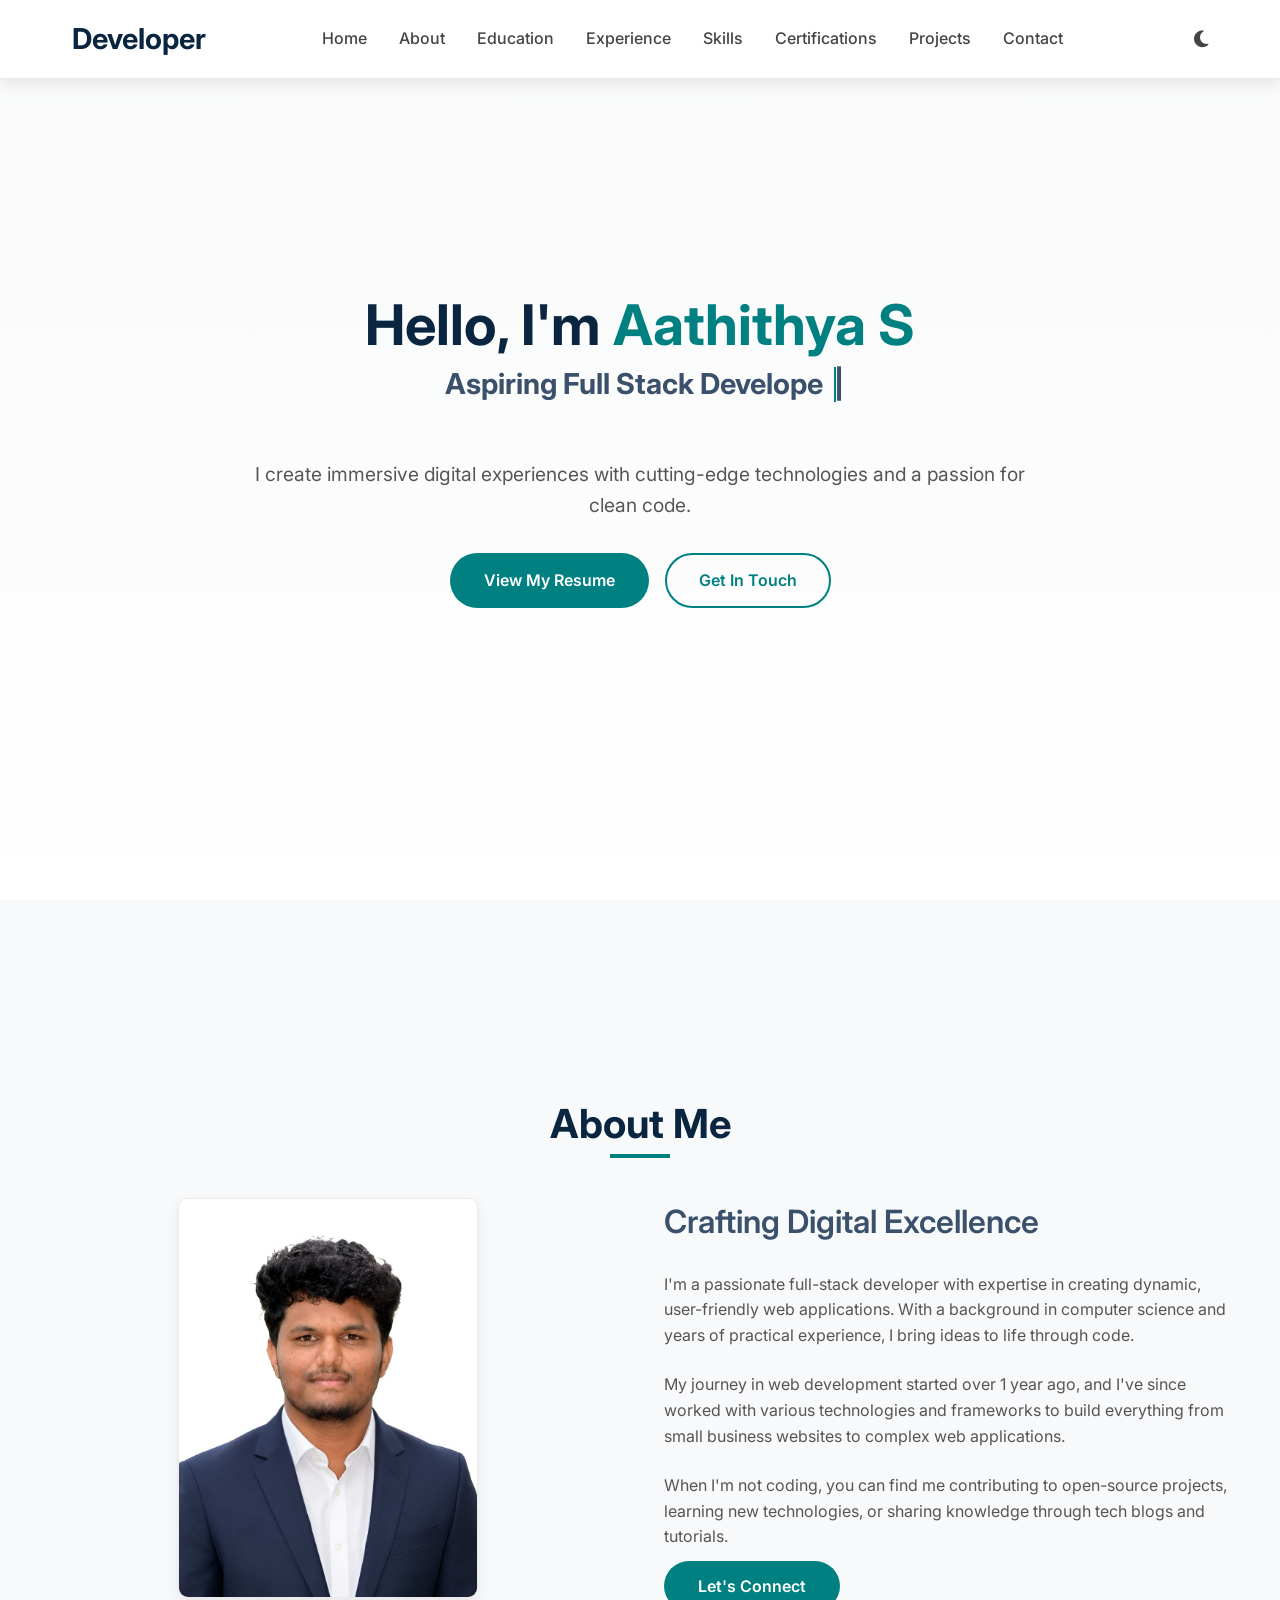
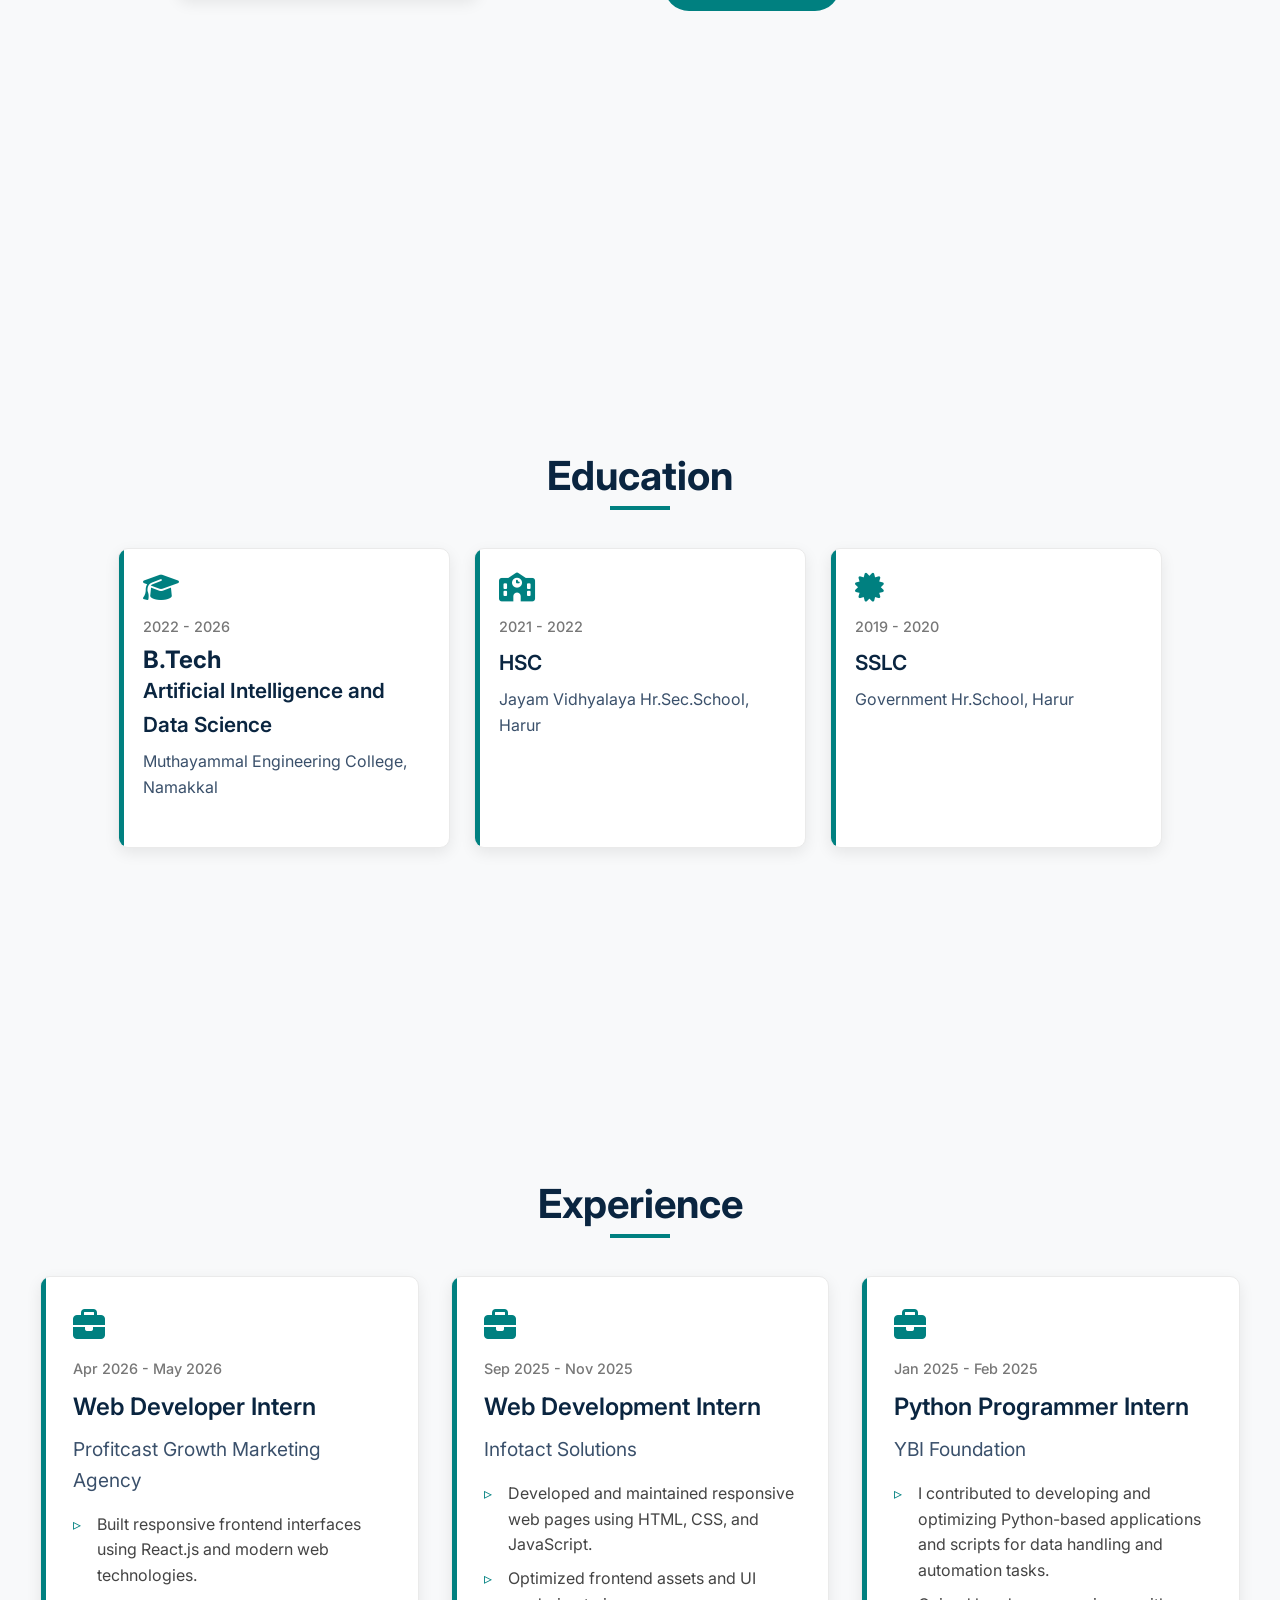
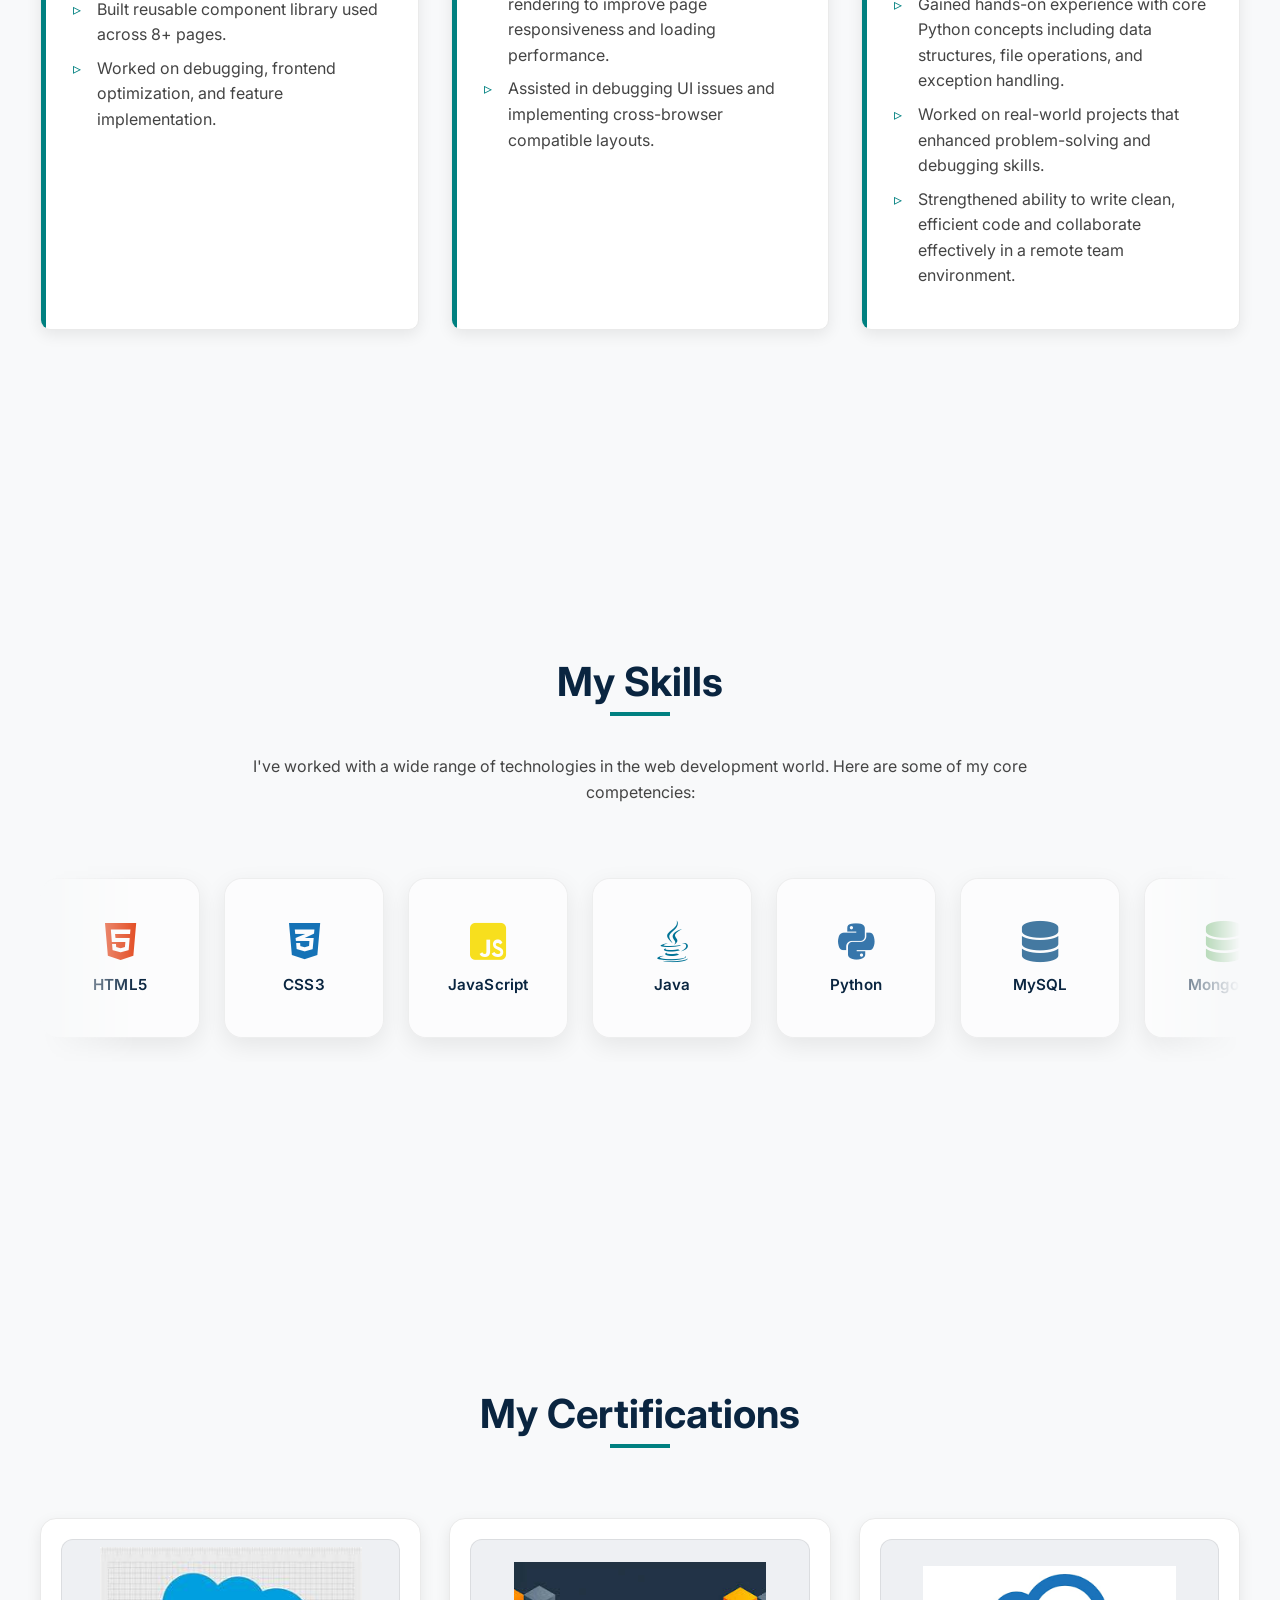
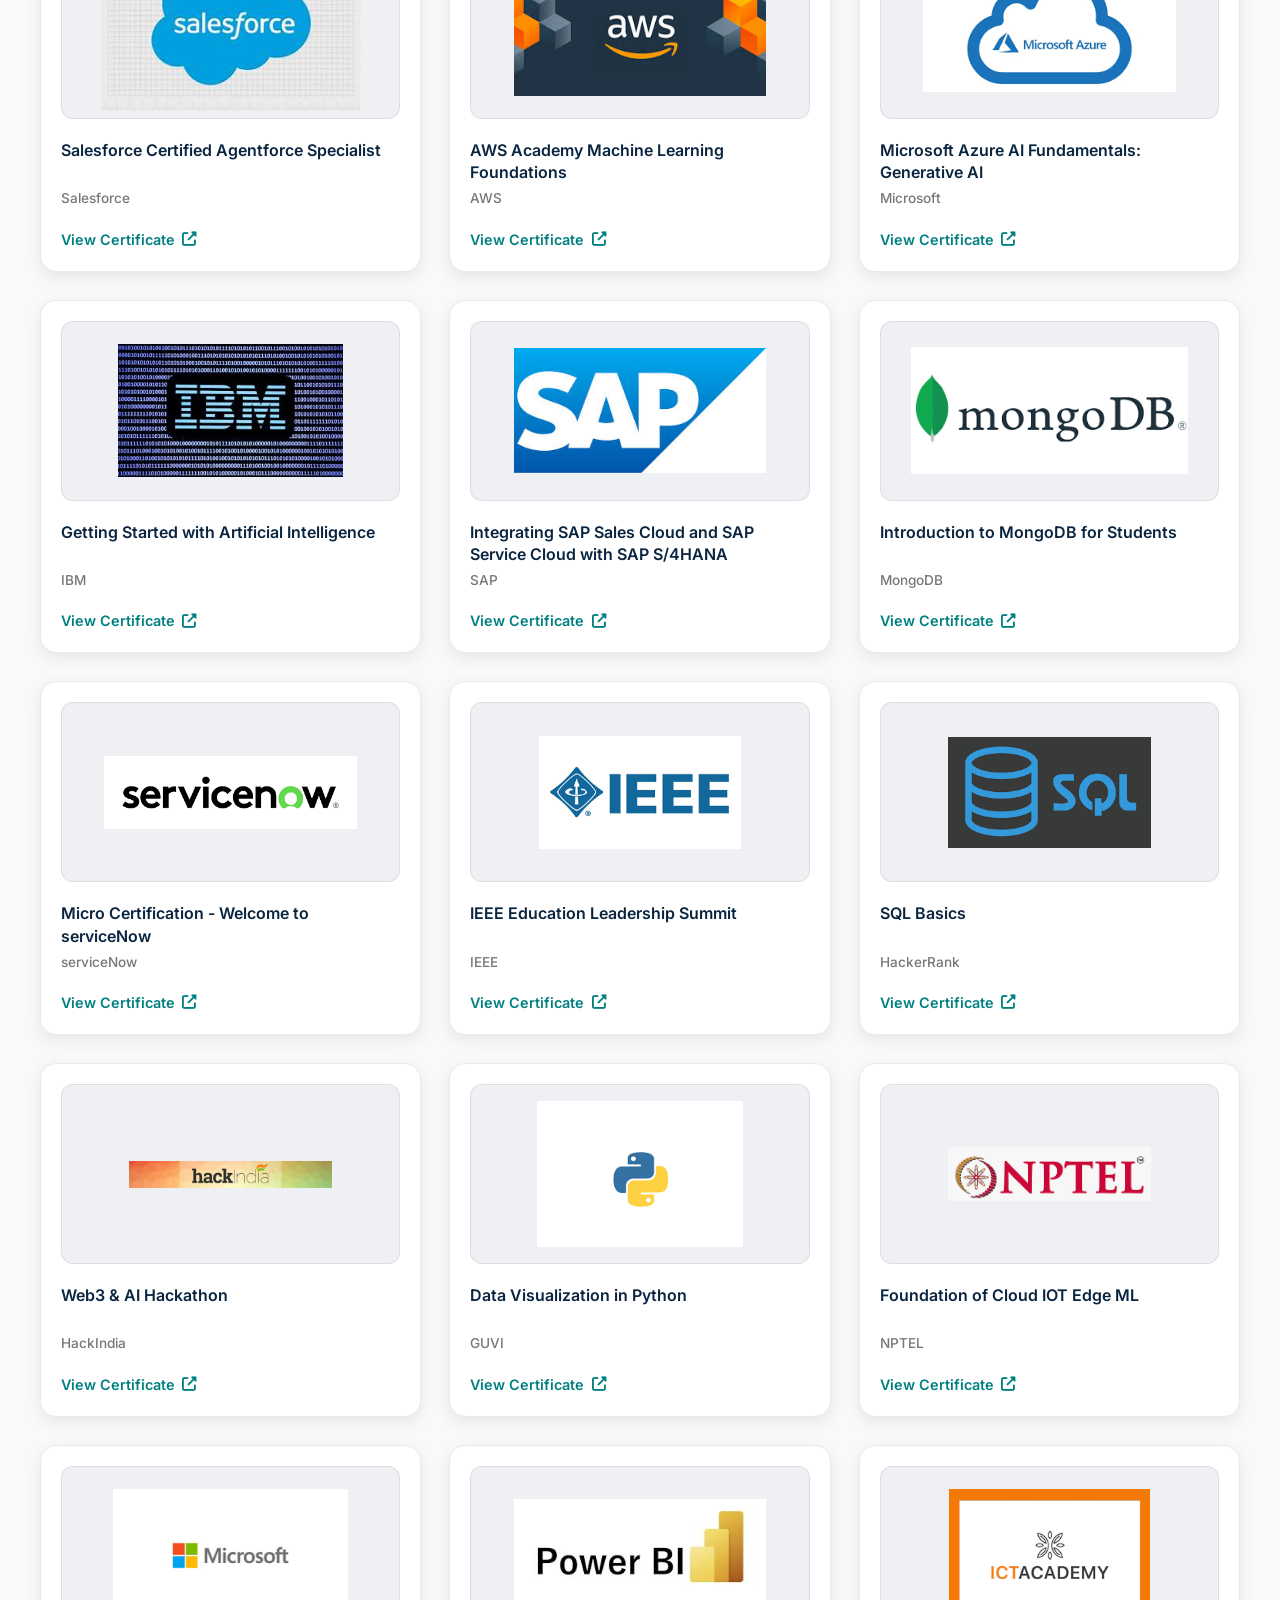
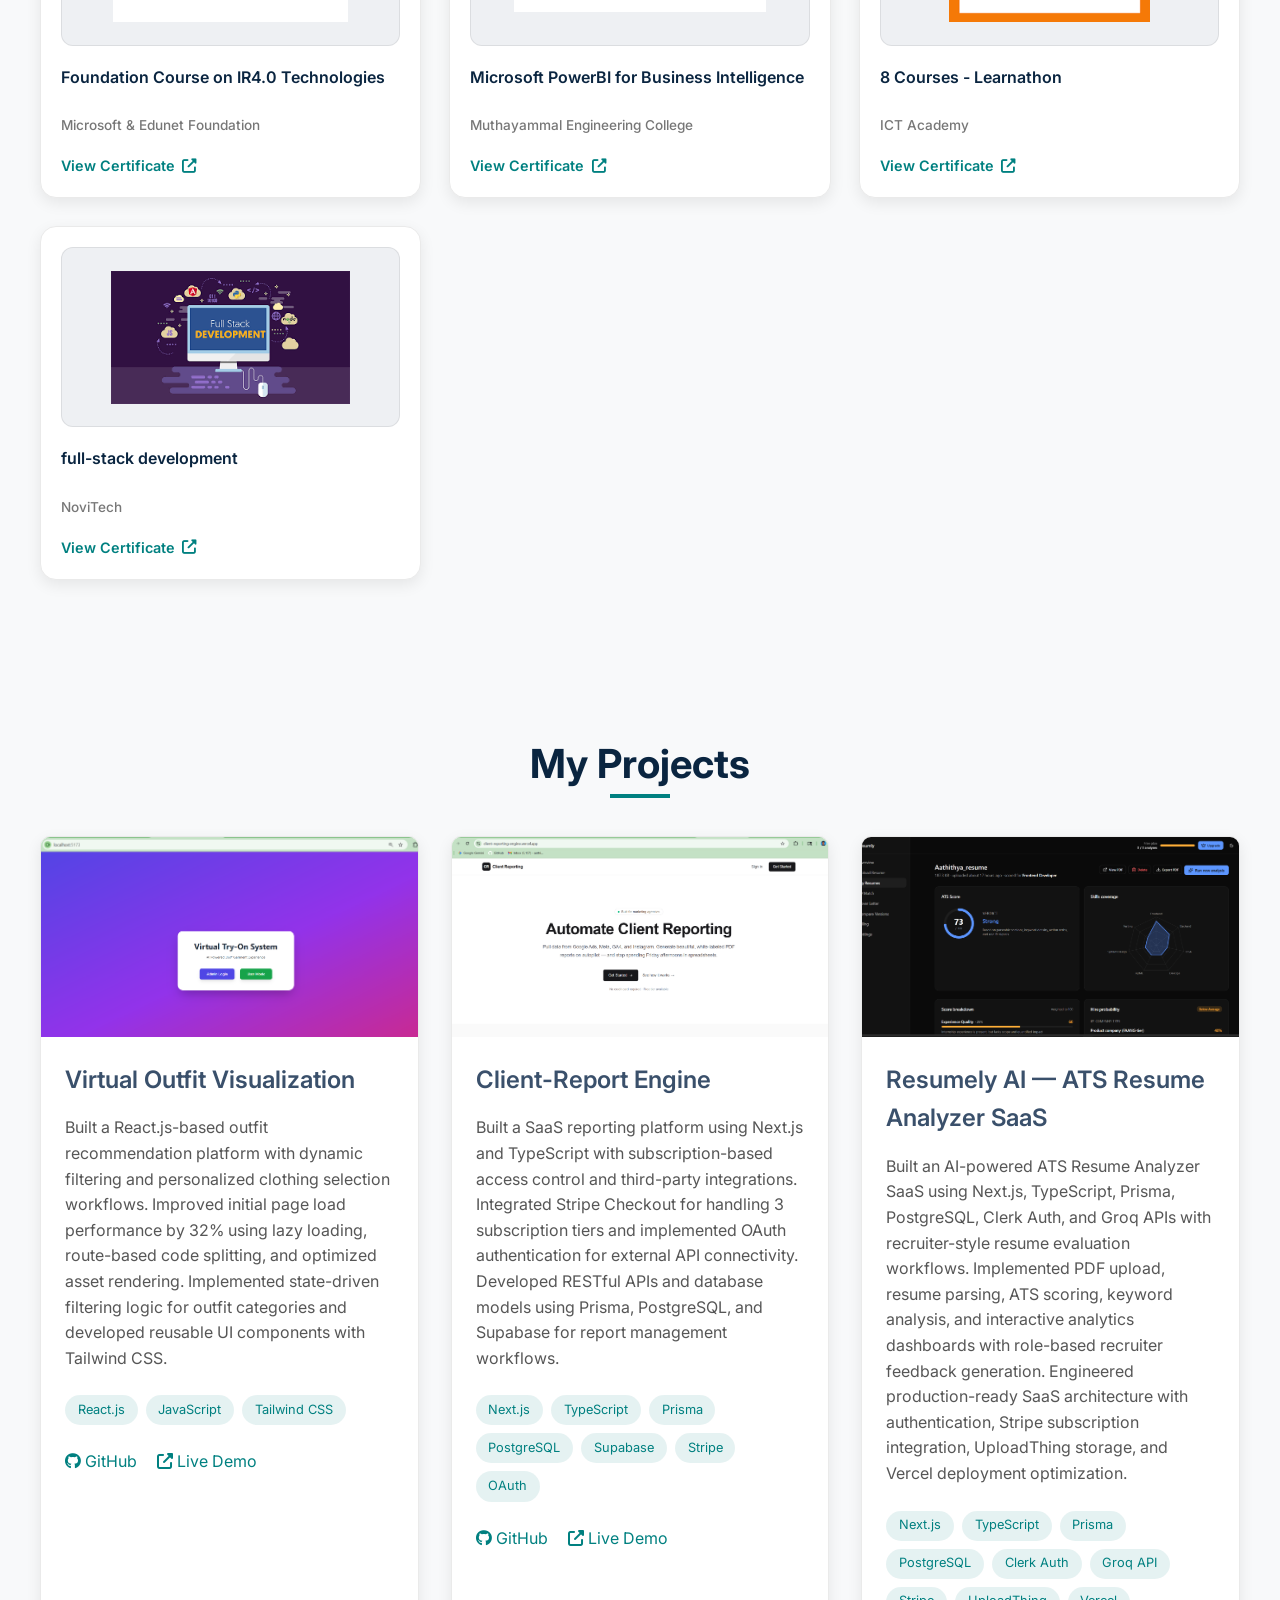
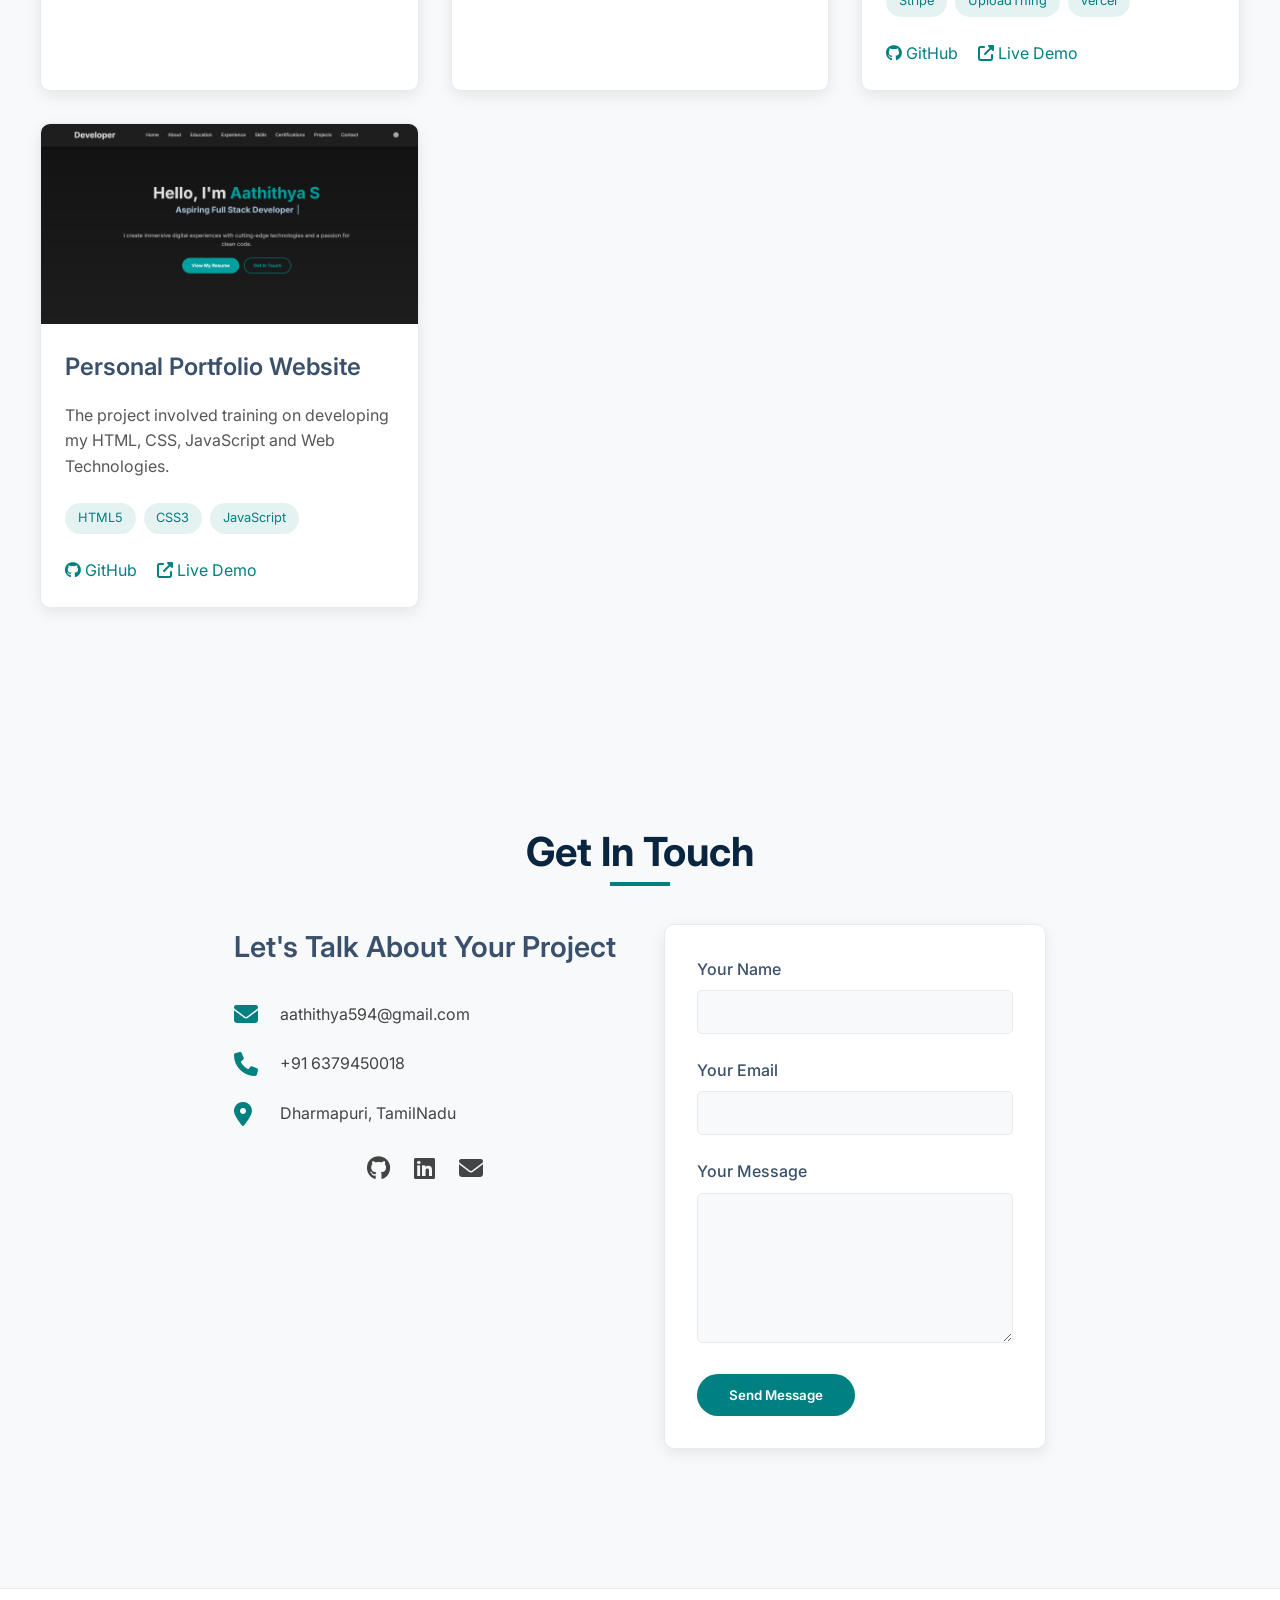
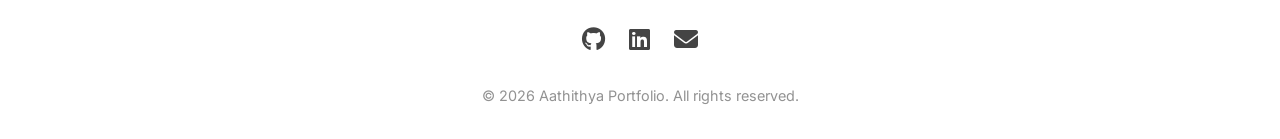
<file: index.html>
<!DOCTYPE html>
<html lang="en">
<head>
    <meta charset="UTF-8">
    <meta name="viewport" content="width=device-width, initial-scale=1.0, viewport-fit=cover">
    <meta name="description" content="Aathithya S — Full Stack Developer & AI enthusiast. Portfolio of web development projects, internships, certifications and skills.">
    <meta name="author" content="Aathithya S">
    <meta name="theme-color" content="#008080">
    <meta property="og:title" content="Aathithya S — Portfolio">
    <meta property="og:description" content="Full Stack Developer & AI enthusiast. Projects, internships, certifications and skills.">
    <meta property="og:type" content="website">
    <title>Aathithya Portfolio</title>
    <link rel="stylesheet" href="https://cdnjs.cloudflare.com/ajax/libs/font-awesome/6.4.0/css/all.min.css">
    <link href="https://fonts.googleapis.com/css2?family=Inter:wght@300;400;500;600;700&display=swap" rel="stylesheet">
    <link rel="stylesheet" href="style.css?v=mobilefirst10">
</head>
<body>
    <!-- Navigation -->
    <nav>
        <div class="nav-container">
            <div class="logo">Developer</div>
            <div class="nav-links">
                <a href="#home">Home</a>
                <a href="#about">About</a>
                <a href="#education">Education</a>
                <a href="#experience">Experience</a>
                <a href="#skills">Skills</a>
                <a href="#certifications">Certifications</a>
                <a href="#projects">Projects</a>
                <a href="#contact">Contact</a>
            </div>
            <button class="theme-toggle" id="themeToggle">
                <i class="fas fa-moon"></i>
            </button>
            <div class="hamburger" role="button" tabindex="0" aria-label="Toggle navigation menu" aria-expanded="false">
                <span></span>
                <span></span>
                <span></span>
            </div>
        </div>
    </nav>

    <!-- Home Section -->
    <section id="home">
        <div class="container">
            <div class="hero-content">
                <h1 class="hero-title">Hello, I'm <span>Aathithya S</span></h1>
                
                <!-- Dynamic subtitle -->
                <h2 class="hero-subtitle">
                    <span id="typing-text"></span>
                    <span class="cursor">|</span>
                </h2>

                <p class="hero-description">
                    I create immersive digital experiences with cutting-edge technologies and a passion for clean code.
                </p>
                <div class="cta-buttons">
                    <a href="Aathithya_Resume.pdf" target="_blank" rel="noopener noreferrer" class="btn btn-primary">View My Resume</a>
                    <a href="#contact" class="btn btn-secondary">Get In Touch</a>
                </div>
            </div>
        </div>
    </section>

    <!-- About Section -->
    <section id="about">
        <div class="container">
            <h2 class="section-title">About Me</h2>
            <div class="about-content">
                <div class="about-image">
                    <img src="myself.png" alt="Photo of Aathithya S" loading="lazy" decoding="async">
                </div>
                <div class="about-text">
                    <h3>Crafting Digital Excellence</h3>
                    <p>I'm a passionate full-stack developer with expertise in creating dynamic, user-friendly web applications. With a background in computer science and years of practical experience, I bring ideas to life through code.</p>
                    <p>My journey in web development started over 1 year ago, and I've since worked with various technologies and frameworks to build everything from small business websites to complex web applications.</p>
                    <p>When I'm not coding, you can find me contributing to open-source projects, learning new technologies, or sharing knowledge through tech blogs and tutorials.</p>
                    <a href="#contact" class="btn btn-primary">Let's Connect</a>
                </div>
            </div>
        </div>
    </section>

    <!-- Education Section -->
    <section id="education">
        <div class="container">
            <h2 class="section-title">Education</h2>
            <div class="education-container">
                <div class="education-card">
                    <i class="fas fa-graduation-cap education-icon"></i>
                    <div class="education-date">2022 - 2026</div>
                    <h2>B.Tech</h2>
                    <h3 class="education-degree">Artificial Intelligence and Data Science</h3>
                    <div class="education-institution">Muthayammal Engineering College, Namakkal</div>
                    <ul class="education-details">
                        <li>CGPA: 7.6/10</li>
                    </ul>
                </div>
                
                <div class="education-card">
                    <i class="fas fa-school education-icon"></i>
                    <div class="education-date">2021 - 2022</div>
                    <h3 class="education-degree">HSC</h3>
                    <div class="education-institution">Jayam Vidhyalaya Hr.Sec.School, Harur</div>
                    <ul class="education-details">
                        <li>Percentage: 76.3%</li>
                    </ul>
                </div>
                
                <div class="education-card">
                    <i class="fas fa-certificate education-icon"></i>
                    <div class="education-date">2019 - 2020</div>
                    <h3 class="education-degree">SSLC</h3>
                    <div class="education-institution">Government Hr.School, Harur</div>
                    <ul class="education-details">
                        <li>Percentage: 73.6%</li>
                    </ul>
                </div>
            </div>
        </div>
    </section>

        <!-- Experience Section -->
    <section id="experience">
        <div class="container">
            <h2 class="section-title">Experience</h2>
            <div class="experience-container">
                <div class="experience-card">
                    <i class="fas fa-briefcase experience-icon"></i>
                    <div class="experience-date">Apr 2026 - May 2026</div>
                    <h3 class="experience-role">Web Developer Intern</h3>
                    <div class="experience-company">Profitcast Growth Marketing Agency</div>
                    <ul class="experience-description">
                        <li>Built responsive frontend interfaces using React.js and modern web technologies.</li>
                        <li>Built reusable component library used across 8+ pages.</li>
                        <li>Worked on debugging, frontend optimization, and feature implementation.</li>
                    </ul>
                </div>

                <div class="experience-card">
                    <i class="fas fa-briefcase experience-icon"></i>
                    <div class="experience-date">Sep 2025 - Nov 2025</div>
                    <h3 class="experience-role">Web Development Intern</h3>
                    <div class="experience-company">Infotact Solutions</div>
                    <ul class="experience-description">
                        <li>Developed and maintained responsive web pages using HTML, CSS, and JavaScript.</li>
                        <li>Optimized frontend assets and UI rendering to improve page responsiveness and loading performance.</li>
                        <li>Assisted in debugging UI issues and implementing cross-browser compatible layouts.</li>
                    </ul>
                </div>

                <div class="experience-card">
                    <i class="fas fa-briefcase experience-icon"></i>
                    <div class="experience-date">Jan 2025 - Feb 2025</div>
                    <h3 class="experience-role">Python Programmer Intern</h3>
                    <div class="experience-company">YBI Foundation</div>
                    <ul class="experience-description">
                        <li>I contributed to developing and optimizing Python-based applications and scripts for data handling and automation tasks.</li>
                        <li>Gained hands-on experience with core Python concepts including data structures, file operations, and exception handling.</li>
                        <li>Worked on real-world projects that enhanced problem-solving and debugging skills.</li>
                        <li>Strengthened ability to write clean, efficient code and collaborate effectively in a remote team environment.</li>
                    </ul>
                </div>
            </div>
        </div>
    </section>

    
    <!-- Skills Section -->
    <section id="skills">
        <div class="container">
            <h2 class="section-title">My Skills</h2>
            <div class="skills-intro">
                <p>I've worked with a wide range of technologies in the web development world. Here are some of my core competencies:</p>
            </div>
            
            <div class="skills-container">
                <div class="skills-marquee" id="skillsMarquee">
                    <div class="skills-track">
                        <!-- Set 1 -->
                        <div class="skill-box">
                            <i class="fab fa-html5 skill-icon html5"></i>
                            <span class="skill-name">HTML5</span>
                        </div>
                        <div class="skill-box">
                            <i class="fab fa-css3-alt skill-icon css3"></i>
                            <span class="skill-name">CSS3</span>
                        </div>
                        <div class="skill-box">
                            <i class="fab fa-js-square skill-icon js"></i>
                            <span class="skill-name">JavaScript</span>
                        </div>
                        <div class="skill-box">
                            <i class="fab fa-java skill-icon java"></i>
                            <span class="skill-name">Java</span>
                        </div>
                        <div class="skill-box">
                            <i class="fab fa-python skill-icon python"></i>
                            <span class="skill-name">Python</span>
                        </div>
                        <div class="skill-box">
                            <i class="fas fa-database skill-icon mysql"></i>
                            <span class="skill-name">MySQL</span>
                        </div>
                        <div class="skill-box">
                            <i class="fas fa-database skill-icon mongodb"></i>
                            <span class="skill-name">MongoDB</span>
                        </div>
                        <div class="skill-box">
                            <i class="fab fa-react skill-icon react"></i>
                            <span class="skill-name">React</span>
                        </div>
                        <div class="skill-box">
                            <i class="fab fa-git-alt skill-icon git"></i>
                            <span class="skill-name">Git & GitHub</span>
                        </div>
                        <!-- Set 2 (duplicated for seamless infinite loop) -->
                        <div class="skill-box" aria-hidden="true">
                            <i class="fab fa-html5 skill-icon html5"></i>
                            <span class="skill-name">HTML5</span>
                        </div>
                        <div class="skill-box" aria-hidden="true">
                            <i class="fab fa-css3-alt skill-icon css3"></i>
                            <span class="skill-name">CSS3</span>
                        </div>
                        <div class="skill-box" aria-hidden="true">
                            <i class="fab fa-js-square skill-icon js"></i>
                            <span class="skill-name">JavaScript</span>
                        </div>
                        <div class="skill-box" aria-hidden="true">
                            <i class="fab fa-java skill-icon java"></i>
                            <span class="skill-name">Java</span>
                        </div>
                        <div class="skill-box" aria-hidden="true">
                            <i class="fab fa-python skill-icon python"></i>
                            <span class="skill-name">Python</span>
                        </div>
                        <div class="skill-box" aria-hidden="true">
                            <i class="fas fa-database skill-icon mysql"></i>
                            <span class="skill-name">MySQL</span>
                        </div>
                        <div class="skill-box" aria-hidden="true">
                            <i class="fas fa-database skill-icon mongodb"></i>
                            <span class="skill-name">MongoDB</span>
                        </div>
                        <div class="skill-box" aria-hidden="true">
                            <i class="fab fa-react skill-icon react"></i>
                            <span class="skill-name">React</span>
                        </div>
                        <div class="skill-box" aria-hidden="true">
                            <i class="fab fa-git-alt skill-icon git"></i>
                            <span class="skill-name">Git & GitHub</span>
                        </div>
                    </div>
                </div>
            </div>
        </div>
    </section>

    <!-- Certifications Section -->
        <section id="certifications">
        <div class="container">
            <h2 class="section-title neon-text-blue">My Certifications</h2>
            <div class="certifications-grid">

                <div class="certification-card">
                    <div class="certification-image">
                        <img src="salesforce logo.jpeg" alt="Salesforce Certified Agentforce Specialist">
                    </div>
                    <div class="certification-info">
                        <h3>Salesforce Certified Agentforce Specialist</h3>
                        <div class="certification-issuer">Salesforce</div>
                        <a href="Microsoft Azure AI.pdf" class="certification-link">View Certificate <i class="fas fa-external-link-alt"></i></a>
                    </div>
                </div>
                
                <div class="certification-card">
                    <div class="certification-image">
                        <img src="aws logo.jpg" alt="AWS Academy Machine Learning Foundations">
                    </div>
                    <div class="certification-info">
                        <h3>AWS Academy Machine Learning Foundations</h3>
                        <div class="certification-issuer">AWS</div>
                        <a href="AWS_Academy_Graduate___AWS_Academy_Machine_Learning_Foundations_Badge20240906-7-l4icwp.pdf" class="certification-link">View Certificate <i class="fas fa-external-link-alt"></i></a>
                    </div>
                </div>
                
                <div class="certification-card">
                    <div class="certification-image">
                        <img src="microsoft logo.png" alt="Microsoft Azure AI Certificate">
                    </div>
                    <div class="certification-info">
                        <h3>Microsoft Azure AI Fundamentals: Generative AI</h3>
                        <div class="certification-issuer">Microsoft</div>
                        <a href="Microsoft Azure AI.pdf" class="certification-link">View Certificate <i class="fas fa-external-link-alt"></i></a>
                    </div>
                </div>
                
                <div    class="certification-card">
                    <div class="certification-image">
                        <img    src="ibm logo.png" alt="Getting Started with Artificial Intelligence">
                    </div>
                    <div class="certification-info">
                        <h3>Getting Started with Artificial Intelligence</h3>
                        <div class="certification-issuer">IBM</div>
                        <a href="IBM Certificate.pdf" class="certification-link">View Certificate <i class="fas fa-external-link-alt"></i></a>
                    </div>
                </div>

                <div class="certification-card">
                    <div class="certification-image">
                        <img src="sap logo.jpg" alt="Integrating SAP Sales Cloud and SAP Service Cloud with SAP S/4HANA">
                    </div>
                    <div class="certification-info">
                        <h3>Integrating SAP Sales Cloud and SAP Service Cloud with SAP S/4HANA</h3>
                        <div class="certification-issuer">SAP</div>
                        <a href="SAP Certificate.pdf" class="certification-link">View Certificate <i class="fas fa-external-link-alt"></i></a>
                    </div>
                </div>

                <div class="certification-card">
                    <div class="certification-image">
                        <img src="mongodb logo.png" alt="Introduction to MongoDB for Students">
                    </div>
                    <div class="certification-info">
                        <h3>Introduction to MongoDB for Students</h3>
                        <div class="certification-issuer">MongoDB</div>
                        <a href="MongoDB Certificate.pdf" class="certification-link">View Certificate <i class="fas fa-external-link-alt"></i></a>
                    </div>
                </div>

                 <div class="certification-card">
                    <div  class="certification-image">
                        <img  src="servicenow logo.jpg" alt="Micro Certification - Welcome to serviceNow">
                    </div>
                    <div class="certification-info">
                        <h3>Micro Certification - Welcome to serviceNow</h3>
                        <div class="certification-issuer">serviceNow</div>
                        <a href="servicenow micrp.png" class="certification-link">View Certificate <i class="fas fa-external-link-alt"></i></a>
                    </div>
                </div>

                  <div class="certification-card">
                    <div class="certification-image">
                        <img src="ieee logo.png" alt="IEEE Education Leadership Summit">
                    </div>
                    <div class="certification-info">
                        <h3>IEEE Education Leadership Summit</h3>
                        <div class="certification-issuer">IEEE</div>
                        <a href="ieee.jpg" class="certification-link">View Certificate <i class="fas fa-external-link-alt"></i></a>
                    </div>
                </div>

                <div class="certification-card">
                    <div class="certification-image">
                        <img src="sql logo.png" alt="SQL Basics">
                    </div>
                    <div class="certification-info">
                        <h3>SQL Basics</h3>
                        <div class="certification-issuer">HackerRank</div>
                        <a href="sql_basic certificate.pdf" class="certification-link">View Certificate <i class="fas fa-external-link-alt"></i></a>
                    </div>
                </div>

                 <div class="certification-card">
                    <div class="certification-image">
                        <img src="hackindia logo.jpg" alt="Web3 & AI Hackathon">
                    </div>
                    <div class="certification-info">
                        <h3>Web3 & AI Hackathon</h3>
                        <div class="certification-issuer">HackIndia</div>
                        <a href="hackindia.png" class="certification-link">View Certificate <i class="fas fa-external-link-alt"></i></a>
                    </div>
                </div>

                 <div class="certification-card">
                    <div class="certification-image">
                        <img src="python logo.png" alt="Data Visualization in Python">
                    </div>
                    <div class="certification-info">
                        <h3>Data Visualization in Python</h3>
                        <div class="certification-issuer">GUVI</div>
                        <a href="guvi certificate.png" class="certification-link">View Certificate <i class="fas fa-external-link-alt"></i></a>
                    </div>
                </div>

                <div class="certification-card">
                    <div class="certification-image">
                        <img src="nptel logo.png" alt="Foundation of Cloud IOT Edge ML">
                    </div>
                    <div class="certification-info">
                        <h3>Foundation of Cloud IOT Edge ML</h3>
                        <div class="certification-issuer">NPTEL</div>
                        <a href="nptel.png" class="certification-link">View Certificate <i class="fas fa-external-link-alt"></i></a>
                    </div>
                </div>

                 <div class="certification-card">
                    <div class="certification-image">
                        <img src="microsoft logo1.png" alt="Foundation Course on IR4.0 Technologies">
                    </div>
                    <div class="certification-info">
                        <h3>Foundation Course on IR4.0 Technologies</h3>
                        <div class="certification-issuer">Microsoft & Edunet Foundation</div>
                        <a href="techsaksham.png" class="certification-link">View Certificate <i class="fas fa-external-link-alt"></i></a>
                    </div>
                </div>

                 <div class="certification-card">
                    <div class="certification-image">
                        <img src="powerbi logo.jpg" alt="Microsoft PowerBI for Business Intelligence">
                    </div>
                    <div class="certification-info">
                        <h3>Microsoft PowerBI for Business Intelligence</h3>
                        <div class="certification-issuer">Muthayammal Engineering College</div>
                        <a href="powerbi work.png" class="certification-link">View Certificate <i class="fas fa-external-link-alt"></i></a>
                    </div>
                </div>

                 <div class="certification-card">
                    <div class="certification-image">
                        <img src="ict logo.jpg" alt="8 Courses - Learnathon">
                    </div>
                    <div class="certification-info">
                        <h3>8 Courses - Learnathon</h3>
                        <div class="certification-issuer">ICT Academy</div>
                        <a href="learnathon cert.png" class="certification-link">View Certificate <i class="fas fa-external-link-alt"></i></a>
                    </div>
                </div>

                 <div class="certification-card">
                    <div class="certification-image">
                        <img src="fullstack.png" alt="FullStack development">
                    </div>
                    <div class="certification-info">
                        <h3>full-stack development</h3>
                        <div class="certification-issuer">NoviTech</div>
                        <a href="NoviTech FullStack Certificate.png" class="certification-link">View Certificate <i class="fas fa-external-link-alt"></i></a>
                    </div>
                </div>
            </div>
        </div>
    </section>

    <!-- Projects Section -->
    <section id="projects">
        <div class="container">
            <h2 class="section-title">My Projects</h2>
            <div class="projects-grid">
                <div class="project-card">
                    <div class="project-image">
                        <img src="virtual-outfit.png" alt="Virtual Outfit Visualization" loading="lazy" decoding="async">
                    </div>
                    <div class="project-info">
                        <h3>Virtual Outfit Visualization</h3>
                        <p>Built a React.js-based outfit recommendation platform with dynamic filtering and personalized clothing selection workflows. Improved initial page load performance by 32% using lazy loading, route-based code splitting, and optimized asset rendering. Implemented state-driven filtering logic for outfit categories and developed reusable UI components with Tailwind CSS.</p>
                        <div class="project-tech">
                            <span class="tech-tag">React.js</span>
                            <span class="tech-tag">JavaScript</span>
                            <span class="tech-tag">Tailwind CSS</span>
                        </div>
                        <div class="project-links">
                            <a href="https://github.com/aathi2004/virtual-tryon-ai" target="_blank" rel="noopener noreferrer"><i class="fab fa-github"></i> GitHub</a>
                            <a href="https://virtual-outfit-ai.vercel.app/" target="_blank" rel="noopener noreferrer"><i class="fas fa-external-link-alt"></i> Live Demo</a>
                        </div>
                    </div>
                </div>

                <div class="project-card">
                    <div class="project-image">
                        <img src="client-report.png" alt="Client-Report Engine" loading="lazy" decoding="async">
                    </div>
                    <div class="project-info">
                        <h3>Client-Report Engine</h3>
                        <p>Built a SaaS reporting platform using Next.js and TypeScript with subscription-based access control and third-party integrations. Integrated Stripe Checkout for handling 3 subscription tiers and implemented OAuth authentication for external API connectivity. Developed RESTful APIs and database models using Prisma, PostgreSQL, and Supabase for report management workflows.</p>
                        <div class="project-tech">
                            <span class="tech-tag">Next.js</span>
                            <span class="tech-tag">TypeScript</span>
                            <span class="tech-tag">Prisma</span>
                            <span class="tech-tag">PostgreSQL</span>
                            <span class="tech-tag">Supabase</span>
                            <span class="tech-tag">Stripe</span>
                            <span class="tech-tag">OAuth</span>
                        </div>
                        <div class="project-links">
                            <a href="https://github.com/aathi2004/client-report" target="_blank" rel="noopener noreferrer"><i class="fab fa-github"></i> GitHub</a>
                            <a href="https://client-reporting-engine.vercel.app/" target="_blank" rel="noopener noreferrer"><i class="fas fa-external-link-alt"></i> Live Demo</a>
                        </div>
                    </div>
                </div>

                <div class="project-card">
                    <div class="project-image">
                        <img src="resumely.png" alt="Resumely AI — ATS Resume Analyzer SaaS" loading="lazy" decoding="async">
                    </div>
                    <div class="project-info">
                        <h3>Resumely AI — ATS Resume Analyzer SaaS</h3>
                        <p>Built an AI-powered ATS Resume Analyzer SaaS using Next.js, TypeScript, Prisma, PostgreSQL, Clerk Auth, and Groq APIs with recruiter-style resume evaluation workflows. Implemented PDF upload, resume parsing, ATS scoring, keyword analysis, and interactive analytics dashboards with role-based recruiter feedback generation. Engineered production-ready SaaS architecture with authentication, Stripe subscription integration, UploadThing storage, and Vercel deployment optimization.</p>
                        <div class="project-tech">
                            <span class="tech-tag">Next.js</span>
                            <span class="tech-tag">TypeScript</span>
                            <span class="tech-tag">Prisma</span>
                            <span class="tech-tag">PostgreSQL</span>
                            <span class="tech-tag">Clerk Auth</span>
                            <span class="tech-tag">Groq API</span>
                            <span class="tech-tag">Stripe</span>
                            <span class="tech-tag">UploadThing</span>
                            <span class="tech-tag">Vercel</span>
                        </div>
                        <div class="project-links">
                            <a href="https://github.com/aathi2004/AI-Resume-Analyzer" target="_blank" rel="noopener noreferrer"><i class="fab fa-github"></i> GitHub</a>
                            <a href="https://resumly-ai.vercel.app/" target="_blank" rel="noopener noreferrer"><i class="fas fa-external-link-alt"></i> Live Demo</a>
                        </div>
                    </div>
                </div>

                <div class="project-card">
                    <div class="project-image">
                        <img src="portfolio image.png" alt="Personal Portfolio Website" loading="lazy" decoding="async">
                    </div>
                    <div class="project-info">
                        <h3>Personal Portfolio Website</h3>
                        <p>The project involved training on developing my HTML, CSS, JavaScript and Web Technologies.</p>
                        <div class="project-tech">
                            <span class="tech-tag">HTML5</span>
                            <span class="tech-tag">CSS3</span>
                            <span class="tech-tag">JavaScript</span>
                        </div>
                        <div class="project-links">
                            <a href="https://github.com/aathi2004/AathithyaPortfolio" target="_blank" rel="noopener noreferrer"><i class="fab fa-github"></i> GitHub</a>
                            <a href="https://aathithya-webs.netlify.app/" target="_blank" rel="noopener noreferrer"><i class="fas fa-external-link-alt"></i> Live Demo</a>
                        </div>
                    </div>
                </div>
            </div>
        </div>
    </section>

    <!-- Contact Section -->
    <section id="contact">
        <div class="container">
            <h2 class="section-title">Get In Touch</h2>
            <div class="contact-container">
                <div class="contact-info">
                    <h3>Let's Talk About Your Project</h3>
                    <ul class="contact-details">
                        <li>
                            <i class="fas fa-envelope"></i>
                            <span>aathithya594@gmail.com</span>
                        </li>
                        <li>
                            <i class="fas fa-phone"></i>
                            <span>+91 6379450018</span>
                        </li>
                        <li>
                            <i class="fas fa-map-marker-alt"></i>
                            <span>Dharmapuri, TamilNadu</span>
                        </li>
                    </ul>
                    <div class="social-links">
                        <a href="https://github.com/aathi2004"><i class="fab fa-github"></i></a>
                        <a href="https://www.linkedin.com/in/aathithya102004/"><i class="fab fa-linkedin"></i></a>
                        <a href="mailto:aathithya594@gmail.com"><i class="fas fa-envelope"></i></a>
                    </div>
                </div>
                <div class="contact-form">
                    <form id="contactForm">
                        <div class="form-group">
                            <label for="name">Your Name</label>
                            <input type="text" id="name" required>
                        </div>
                        <div class="form-group">
                            <label for="email">Your Email</label>
                            <input type="email" id="email" required>
                        </div>
                        <div class="form-group">
                            <label for="message">Your Message</label>
                            <textarea id="message" required></textarea>
                        </div>
                        <button type="submit" class="submit-btn">Send Message</button>
                    </form>
                </div>
            </div>
        </div>
    </section>

    <!-- Footer -->
    <footer>
        <div class="container">
            <div class="social-links">
                <a href="https://github.com/aathi2004"><i class="fab fa-github"></i></a>
                <a href="https://www.linkedin.com/in/aathithya102004/"><i class="fab fa-linkedin"></i></a>
                <a href="mailto:aathithya594@gmail.com"><i class="fas fa-envelope"></i></a>
            </div>
            <p class="copyright">&copy; 2026 Aathithya Portfolio. All rights reserved.</p>
        </div>
    </footer>

    <script src="script.js?v=responsive2"></script>
</body>
</html>
</file>
<file: style.css>
/* ======================================================================
   Mobile-first stylesheet.
   Base rules below target small phones; `min-width` media queries near the
   bottom progressively enhance the layout for tablets and desktops.
   Breakpoints:  >=481px small tablets   >=769px tablets/laptops
                 >=1025px desktops       (+ a landscape/short-screen tweak)
   ====================================================================== */

:root {
    --heading-color: #0A2540;
    --subheading-color: #3A506B;
    --body-text: #444444;
    --muted-text: #777777;
    --accent-color: #008080;
    --bg-color: #f8f9fa;
    --card-bg: #ffffff;
    --border-color: #eaeaea;
    --shadow: 0 5px 15px rgba(0, 0, 0, 0.08);
    --transition: all 0.3s ease;
}

.dark-mode {
    --heading-color: #e0e0e0;
    --subheading-color: #a8c0d6;
    --body-text: #cccccc;
    --muted-text: #888888;
    --accent-color: #00a0a0;
    --bg-color: #121212;
    --card-bg: #1e1e1e;
    --border-color: #333;
    --shadow: 0 5px 15px rgba(0, 0, 0, 0.3);
}

* {
    margin: 0;
    padding: 0;
    box-sizing: border-box;
    font-family: 'Inter', 'Segoe UI', Tahoma, Geneva, Verdana, sans-serif;
}

html {
    scroll-behavior: smooth;
    scroll-padding-top: 80px;
    /* Guard against any horizontal page scroll (e.g. iOS Safari, where
       `overflow-x: hidden` on <body> alone isn't always enough). `clip`
       doesn't create a scroll container, so it won't affect scroll-padding. */
    overflow-x: clip;
}

body {
    background-color: var(--bg-color);
    color: var(--body-text);
    line-height: 1.6;
    overflow-x: hidden;
    transition: var(--transition);
    font-weight: 400;
}

img {
    max-width: 100%;
}

/* Typography Scale */
h1, h2, .section-title {
    color: var(--heading-color);
    font-weight: 700;
    line-height: 1.2;
}

h3, h4 {
    color: var(--subheading-color);
    font-weight: 600;
}

p, li, .hero-description {
    color: var(--body-text);
    font-weight: 400;
}

.education-date, .experience-date, .certification-issuer, .muted-text {
    color: var(--muted-text);
}

a, .btn, .accent-text, .theme-toggle, .certification-link {
    color: var(--accent-color);
}

/* Layout & Sections */
section {
    padding: 3rem 1rem;
    min-height: auto;
    display: flex;
    flex-direction: column;
    justify-content: center;
}

.container {
    max-width: 1200px;
    margin: 0 auto;
}

.section-title {
    font-size: 1.7rem;
    margin-bottom: 2rem;
    position: relative;
    display: inline-block;
    text-align: center;
    width: 100%;
}

.section-title::after {
    content: '';
    position: absolute;
    bottom: -10px;
    left: 50%;
    transform: translateX(-50%);
    width: 60px;
    height: 4px;
    background: var(--accent-color);
}

/* Navigation */
nav {
    position: fixed;
    top: 0;
    width: 100%;
    background: var(--card-bg);
    z-index: 1000;
    padding: 1rem 0;
    border-bottom: 1px solid var(--border-color);
    box-shadow: var(--shadow);
    transition: var(--transition);
}

.nav-container {
    display: flex;
    justify-content: space-between;
    align-items: center;
    max-width: 1200px;
    margin: 0 auto;
    padding: 0 1rem;
}

.logo {
    font-size: 1.5rem;
    font-weight: 700;
    color: var(--heading-color);
}

/* Nav links collapse into a hamburger dropdown by default (mobile-first) */
.nav-links {
    display: none;
    position: absolute;
    top: 100%;
    left: 0;
    width: 100%;
    background: var(--card-bg);
    flex-direction: column;
    gap: 0;
    padding: 0.5rem 0;
    text-align: center;
    box-shadow: 0 8px 16px rgba(0, 0, 0, 0.12);
    border-bottom: 1px solid var(--border-color);
    max-height: calc(100vh - 64px);
    overflow-y: auto;
}

.nav-links.active {
    display: flex;
}

.nav-links a {
    color: var(--body-text);
    text-decoration: none;
    font-weight: 500;
    transition: var(--transition);
    position: relative;
    padding: 0.85rem 1rem;
}

.nav-links a:hover {
    color: var(--accent-color);
}

.nav-links a::after {
    content: '';
    position: absolute;
    bottom: -5px;
    left: 0;
    width: 0;
    height: 2px;
    background: var(--accent-color);
    transition: width 0.3s;
}

.nav-links a:hover::after {
    width: 100%;
}

.theme-toggle {
    background: none;
    border: none;
    color: var(--body-text);
    font-size: 1.2rem;
    margin-left: 1rem;
    transition: var(--transition);
}

.theme-toggle:hover {
    color: var(--accent-color);
}

.hamburger {
    display: flex;
    flex-direction: column;
    cursor: pointer;
    padding: 4px;
}

.hamburger span {
    width: 25px;
    height: 3px;
    background: var(--heading-color);
    margin: 3px 0;
    transition: 0.3s;
}

.hamburger.active span:nth-child(1) {
    transform: rotate(45deg) translate(5px, 5px);
}

.hamburger.active span:nth-child(2) {
    opacity: 0;
}

.hamburger.active span:nth-child(3) {
    transform: rotate(-45deg) translate(7px, -6px);
}

/* Home Section */
#home {
    position: relative;
    display: flex;
    align-items: center;
    justify-content: center;
    text-align: center;
    min-height: 100vh;
    background: linear-gradient(to bottom, var(--bg-color), var(--card-bg));
}

.hero-content {
    max-width: 800px;
    z-index: 1;
}

.hero-title {
    font-size: 2rem;
    margin-bottom: 0.5rem;
}

.hero-title span {
    color: var(--accent-color);
}

.hero-subtitle {
    font-size: 1.25rem;
    margin-bottom: 2rem;
    min-height: 44px;
    color: var(--subheading-color);
}

.hero-description {
    font-size: 1rem;
    margin-bottom: 2rem;
    opacity: 0.9;
}

.cta-buttons {
    display: flex;
    flex-direction: column;
    align-items: stretch;
    gap: 1rem;
    justify-content: center;
    margin-top: 2rem;
}

.btn {
    padding: 0.8rem 2rem;
    border-radius: 30px;
    text-decoration: none;
    font-weight: 600;
    transition: var(--transition);
    border: 2px solid transparent;
    width: 100%;
    text-align: center;
}

.btn-primary {
    background: var(--accent-color);
    color: white;
}

.btn-primary:hover {
    background: transparent;
    color: var(--accent-color);
    border-color: var(--accent-color);
    transform: translateY(-3px);
    box-shadow: 0 10px 20px rgba(0, 128, 128, 0.2);
}

.btn-secondary {
    background: transparent;
    color: var(--accent-color);
    border: 2px solid var(--accent-color);
}

.btn-secondary:hover {
    background: var(--accent-color);
    color: white;
    transform: translateY(-3px);
    box-shadow: 0 10px 20px rgba(0, 128, 128, 0.2);
}

/* Typing cursor */
.cursor {
    display: inline-block;
    margin-left: 5px;
    width: 2px;
    background: var(--accent-color);
    animation: blink 0.7s steps(2) infinite;
}

@keyframes blink {
    0%, 100% { opacity: 1; }
    50% { opacity: 0; }
}

/* About Section */
.about-content {
    display: grid;
    grid-template-columns: 1fr;
    gap: 2.5rem;
    align-items: center;
}

.about-image {
    position: relative;
    border-radius: 10px;
    overflow: hidden;
    width: 100%;
    max-width: 280px;
    height: 340px;
    border: 1px solid var(--border-color);
    margin: 0 auto 2rem;
    box-shadow: var(--shadow);
    transition: var(--transition);
}

.about-image:hover {
    transform: translateY(-5px);
    box-shadow: 0 15px 30px rgba(0, 0, 0, 0.15);
}

.about-image img {
    width: 100%;
    height: 100%;
    display: block;
    transition: transform 0.5s;
    object-fit: cover;
}

.about-image:hover img {
    transform: scale(1.05);
}

.about-text {
    text-align: center;
}

.about-text h3 {
    font-size: 1.5rem;
    margin-bottom: 1.5rem;
}

.about-text p {
    margin-bottom: 1.5rem;
    opacity: 0.9;
}

/* Education Section */
.education-container {
    display: flex;
    flex-direction: column;
    align-items: center;
    justify-content: center;
    gap: 1.5rem;
    flex-wrap: wrap;
}

.education-card {
    background: var(--card-bg);
    border-radius: 10px;
    padding: 1.5rem 1.25rem;
    border: 1px solid var(--border-color);
    transition: var(--transition);
    position: relative;
    overflow: hidden;
    height: auto;
    min-height: 0;
    flex: 1;
    min-width: 0;
    width: 100%;
    max-width: 520px;
    box-shadow: var(--shadow);
}

.education-card::before {
    content: '';
    position: absolute;
    top: 0;
    left: 0;
    width: 5px;
    height: 100%;
    background: var(--accent-color);
}

.education-card:hover {
    box-shadow: 0 15px 30px rgba(0, 0, 0, 0.15);
}

.education-icon {
    font-size: 1.8rem;
    color: var(--accent-color);
    margin-bottom: 0.8rem;
}

.education-date {
    font-weight: 500;
    margin-bottom: 0.5rem;
    font-size: 0.9rem;
}

.education-degree {
    font-size: 1.3rem;
    margin-bottom: 0.5rem;
    color: var(--heading-color);
}

.education-institution {
    font-size: 1rem;
    margin-bottom: 0.8rem;
    color: var(--subheading-color);
}

.education-details {
    margin-top: 0.8rem;
    display: block;
}

.education-card:hover .education-details {
    display: block;
}

.education-details li {
    margin-bottom: 0.3rem;
    list-style-type: none;
    position: relative;
    padding-left: 1.2rem;
    font-size: 0.9rem;
}

.education-details li::before {
    content: '▹';
    color: var(--accent-color);
    position: absolute;
    left: 0;
}

/* Experience Section — mobile: cards stacked one per row, full width */
.experience-container {
    display: flex;
    flex-direction: column;
    align-items: center;
    justify-content: center;
    gap: 1.5rem;
    flex-wrap: wrap;
}

.experience-card {
    background: var(--card-bg);
    border-radius: 10px;
    padding: 1.5rem 1.25rem;
    border: 1px solid var(--border-color);
    transition: var(--transition);
    position: relative;
    overflow: hidden;
    flex: 1;
    min-width: 0;
    width: 100%;
    max-width: 560px;
    box-shadow: var(--shadow);
}

.experience-card::before {
    content: '';
    position: absolute;
    top: 0;
    left: 0;
    width: 5px;
    height: 100%;
    background: var(--accent-color);
}

.experience-card:hover {
    transform: translateY(-5px);
    box-shadow: 0 15px 30px rgba(0, 0, 0, 0.15);
}

.experience-icon {
    font-size: 2rem;
    color: var(--accent-color);
    margin-bottom: 1rem;
}

.experience-date {
    font-weight: 500;
    margin-bottom: 0.5rem;
    font-size: 0.9rem;
}

.experience-role {
    font-size: 1.5rem;
    margin-bottom: 0.5rem;
    color: var(--heading-color);
}

.experience-company {
    font-size: 1.2rem;
    margin-bottom: 1rem;
    color: var(--subheading-color);
}

.experience-description {
    margin-top: 1rem;
}

.experience-description li {
    margin-bottom: 0.5rem;
    list-style-type: none;
    position: relative;
    padding-left: 1.5rem;
}

.experience-description li::before {
    content: '▹';
    color: var(--accent-color);
    position: absolute;
    left: 0;
}

.certification-link {
    margin-top: 1rem;
    display: inline-block;
    text-decoration: none;
    font-weight: 500;
    transition: var(--transition);
}

.certification-link:hover {
    transform: translateX(5px);
}

.certification-link i {
    margin-left: 0.5rem;
}

/* ======================================================================
   Skills Section
   Mobile (default): cards wrap into a responsive grid — fits the viewport,
   nothing overflows sideways, no clipped/faded edges.
   >= 769px (tablets / laptops / desktops): the original infinite marquee
   is restored unchanged (see the min-width media queries below).
   ====================================================================== */
.skills-intro {
    text-align: center;
    max-width: 800px;
    margin: 0 auto 3rem;
}

.skills-container {
    /* marquee tunables — only take effect once the marquee is restored (>=769px) */
    --marquee-duration: 28s;
    --skill-card-size: 160px;
    --skill-gap: 0.85rem;
    --marquee-fade: 6%;
    width: 100%;
    max-width: 100%;
    position: relative;
}

.skills-marquee {
    width: 100%;
    max-width: 100%;
    overflow: hidden;          /* clips the marquee track at >=769px */
    position: relative;
    padding: 1rem 0;
}

/* Mobile: skill cards stack/wrap into a centred grid (3 across on phones) */
.skills-track {
    display: grid;
    grid-template-columns: repeat(3, minmax(0, 1fr));
    gap: var(--skill-gap);
    width: 100%;
    max-width: 100%;
}

/* The duplicated cards exist only to make the marquee loop seamless —
   in grid mode they'd just be visible repeats, so hide them. */
.skill-box[aria-hidden="true"] {
    display: none;
}

@keyframes skills-scroll {
    from { transform: translateX(0); }
    to   { transform: translateX(-50%); }
}

.skill-box {
    width: 100%;
    aspect-ratio: 1 / 1;
    margin-right: 0;
    border-radius: 16px;
    padding: 0.75rem 0.5rem;
    display: flex;
    flex-direction: column;
    align-items: center;
    justify-content: center;
    gap: 0.5rem;
    cursor: pointer;
    /* Glassmorphism */
    background: rgba(255, 255, 255, 0.55);
    border: 1px solid rgba(0, 0, 0, 0.06);
    backdrop-filter: blur(14px) saturate(140%);
    -webkit-backdrop-filter: blur(14px) saturate(140%);
    box-shadow: 0 8px 24px rgba(0, 0, 0, 0.08);
    transition:
        transform 0.35s cubic-bezier(0.22, 1, 0.36, 1),
        box-shadow 0.35s ease,
        border-color 0.35s ease,
        background 0.35s ease;
}

.dark-mode .skill-box {
    background: rgba(255, 255, 255, 0.04);
    border: 1px solid rgba(255, 255, 255, 0.08);
    box-shadow: 0 8px 24px rgba(0, 0, 0, 0.4);
}

.skill-box:hover {
    transform: scale(1.04);
    border-color: var(--accent-color);
    box-shadow:
        0 10px 24px rgba(0, 128, 128, 0.18),
        0 0 0 1px rgba(0, 128, 128, 0.18);
}

.dark-mode .skill-box:hover {
    box-shadow:
        0 10px 24px rgba(0, 160, 160, 0.22),
        0 0 0 1px rgba(0, 160, 160, 0.22);
}

.skill-icon {
    font-size: 2rem;
    line-height: 1;
    transition: transform 0.35s ease, filter 0.35s ease;
}

.skill-box:hover .skill-icon {
    transform: scale(1.06);
    filter: drop-shadow(0 3px 8px rgba(0, 0, 0, 0.2));
}

.skill-name {
    font-size: 0.8rem;
    font-weight: 600;
    color: var(--heading-color);
    letter-spacing: 0.2px;
    text-align: center;
    line-height: 1.2;
    max-width: 100%;
    overflow-wrap: anywhere;
}

/* Color coding for different technologies */
.html5 { color: #e34f26; }
.css3 { color: #1572b6; }
.js { color: #f7df1e; }
.java { color: #007396; }
.python { color: #3776ab; }
.mysql { color: #4479a1; }
.mongodb { color: #47a248; }
.react { color: #61dafb; }
.git { color: #f05032; }

@media (prefers-reduced-motion: reduce) {
    .skills-track {
        animation: none;
    }
}

/* ======================================================================
   Certifications Section — image-rendering normalisation + alignment
   Mobile-first. Grid track `minmax(min(100%, 270px), 1fr)` never forces
   horizontal overflow; >=2 columns appear once there's room (3-up on desktop).

   THUMBNAIL NORMALISATION — every card gets an identical fixed-height frame
   (130 / 150 / 180 px) and the logo inside is forced into the SAME bounded
   target box (`width/height: 75%` + `object-fit: contain`), so a tiny logo
   scales up and an oversized one scales down to the same optical size,
   centred, never touching the edges, never stretched, never cropped.
   A handful of source logos have an extreme aspect ratio or heavy baked-in
   whitespace — those get a per-logo `[src*=...]` tweak below so they end up
   visually weighted like the rest.

   IMPORTANT: the frame uses a LIGHT neutral surface, not black. Several of
   these source files are JPEGs with a white background baked in (e.g.
   `salesforce logo.jpeg`, `aws logo.jpg`, `hackindia logo.jpg`, `sap logo.jpg`)
   and several PNGs have near-black artwork — on `bg-black` those look like
   mismatched white rectangles / disappear entirely. A light tile is what
   these particular logos are designed to sit on. (Swap in transparent / mono
   logo variants if you want a dark tile.)

   The text body keeps its fixed 2-line title `min-height` (line-clamped) and a
   bottom-pinned CTA, so issuer + CTA line up across every card in a row.
   ====================================================================== */
.certifications-grid {
    display: grid;
    grid-template-columns: repeat(auto-fill, minmax(min(100%, 270px), 1fr));
    gap: 1.5rem;
    margin-top: 2rem;
    width: 100%;
    max-width: 100%;
}

.certification-card {
    display: flex;
    flex-direction: column;
    gap: 1rem;                    /* the single step between thumbnail and body */
    padding: 1rem;                /* uniform frame around the whole card */
    background: var(--card-bg);
    border: 1px solid var(--border-color);
    border-radius: 16px;
    box-shadow: var(--shadow);
    transition: var(--transition);
    min-width: 0;                 /* let the grid item shrink — prevents blow-out */
    max-width: 100%;
}

.certification-card:hover {
    transform: translateY(-5px);
    box-shadow: 0 15px 30px rgba(0, 0, 0, 0.15);
}

/* Fixed thumbnail frame — identical on every card (h-[130px] mobile) */
.certification-image {
    height: 130px;
    width: 100%;
    max-width: 100%;
    min-width: 0;
    flex: 0 0 auto;               /* never grows/shrinks with the card's text */
    display: flex;
    align-items: center;
    justify-content: center;      /* logo perfectly centred on every card */
    overflow: hidden;
    border: 1px solid rgba(0, 0, 0, 0.08);
    border-radius: 12px;          /* rounded-xl */
    background: #eef0f3;          /* light neutral stage — see note above */
}

.dark-mode .certification-image {
    background: #f1f2f4;          /* keep the light stage in dark mode too, so the
                                     white-bg / dark-art logos still read correctly */
}

/* Logo is normalised to the same target box on every card */
.certification-image img {
    display: block;
    width: 75%;                   /* == max-w-[75%] / max-h-[75%] with up-scaling, */
    height: 75%;                  /*    so small logos aren't left "zoomed out"     */
    object-fit: contain;          /* aspect ratio kept — never stretched / cropped  */
    transition: transform 0.3s ease;   /* duration-300 */
}

/* subtle hover zoom — image only */
.certification-card:hover .certification-image img,
.certification-image:hover img {
    transform: scale(1.05);
}

/* ---- per-logo optical balancing (image layer only — no markup changes) ----
   wide wordmark logos shouldn't span the full target box → smaller width */
.certification-image img[src*="ieee"],
.certification-image img[src*="nptel"],
.certification-image img[src*="hackindia"],
.certification-image img[src*="sql"] {
    width: 60%;
}
/* well-balanced square-ish marks can fill a little more */
.certification-image img[src*="python"],
.certification-image img[src*="mongodb"] {
    width: 82%;
    height: 82%;
}
/* this JPEG has a graph-paper border + heavy internal padding baked in →
   scale the artwork up so it carries the same visual weight as the others */
.certification-image img[src*="salesforce"] {
    width: 92%;
    height: 92%;
}

/* 3 / 4 — text body: flex column, CTA bottom-pinned so it lines up across rows */
.certification-info {
    flex: 1 1 auto;
    display: flex;
    flex-direction: column;
    gap: 0.35rem;                 /* rhythm between title and issuer */
    min-width: 0;
}

.certification-info h3 {
    margin: 0;
    color: var(--heading-color);  /* strongest element in the card's hierarchy */
    font-size: 1rem;
    line-height: 1.4;
    min-height: 2.8rem;           /* reserve 2 lines so issuer/CTA align everywhere */
    display: -webkit-box;
    -webkit-box-orient: vertical;
    -webkit-line-clamp: 2;        /* keep every title to 2 lines max */
    overflow: hidden;
    overflow-wrap: anywhere;
}

.certification-issuer {
    margin: 0;
    font-weight: 500;
    font-size: 0.85rem;
    line-height: 1.4;
    overflow-wrap: anywhere;
}

.certification-info p {            /* (no cert card uses one — kept harmless) */
    margin-bottom: 1.5rem;
    opacity: 0.9;
    flex-grow: 1;
}

.certification-link {
    margin-top: auto;             /* pins the CTA to the card's bottom edge */
    padding-top: 0.85rem;         /* min breathing space above it on short cards */
    display: inline-flex;
    align-items: center;
    gap: 0.45rem;
    max-width: 100%;
    font-weight: 600;
    font-size: 0.9rem;
    text-decoration: none;
    transition: var(--transition);
    overflow-wrap: anywhere;
}

.certification-link:hover {
    transform: translateX(5px);
}

.certification-link i {
    margin-left: 0;               /* spacing handled by the flex `gap` above */
}

/* Projects Section */
.projects-grid {
    display: grid;
    grid-template-columns: 1fr;
    gap: 2rem;
}

.project-card {
    background: var(--card-bg);
    border-radius: 10px;
    overflow: hidden;
    border: 1px solid var(--border-color);
    transition: var(--transition);
    box-shadow: var(--shadow);
}

.project-card:hover {
    transform: translateY(-5px);
    box-shadow: 0 15px 30px rgba(0, 0, 0, 0.15);
}

.project-image {
    height: 200px;
    overflow: hidden;
}

.project-image img {
    width: 100%;
    height: 100%;
    object-fit: cover;
    transition: transform 0.5s;
}

.project-card:hover .project-image img {
    transform: scale(1.1);
}

.project-info {
    padding: 1.5rem;
}

.project-info h3 {
    font-size: 1.3rem;
    margin-bottom: 1rem;
}

.project-info p {
    margin-bottom: 1.5rem;
    opacity: 0.9;
}

.project-tech {
    display: flex;
    flex-wrap: wrap;
    gap: 0.5rem;
    margin-bottom: 1.5rem;
}

.tech-tag {
    background: rgba(0, 128, 128, 0.1);
    color: var(--accent-color);
    padding: 0.3rem 0.8rem;
    border-radius: 20px;
    font-size: 0.8rem;
}

.project-links a {
    color: var(--accent-color);
    text-decoration: none;
    margin-right: 1rem;
    transition: var(--transition);
}

.project-links a:hover {
    transform: translateY(-2px);
}

/* Contact Section */
.contact-container {
    display: grid;
    grid-template-columns: 1fr;
    gap: 2.5rem;
}

.contact-info h3 {
    font-size: 1.5rem;
    margin-bottom: 2rem;
}

.contact-details {
    list-style: none;
}

.contact-details li {
    margin-bottom: 1.5rem;
    display: flex;
    align-items: center;
}

.contact-details li i {
    font-size: 1.5rem;
    color: var(--accent-color);
    margin-right: 1rem;
    width: 30px;
}

.contact-form {
    background: var(--card-bg);
    padding: 1.5rem 1.25rem;
    border-radius: 10px;
    border: 1px solid var(--border-color);
    box-shadow: var(--shadow);
}

.form-group {
    margin-bottom: 1.5rem;
}

.form-group label {
    display: block;
    margin-bottom: 0.5rem;
    font-weight: 500;
    color: var(--subheading-color);
}

.form-group input,
.form-group textarea {
    width: 100%;
    padding: 0.8rem;
    background: var(--bg-color);
    border: 1px solid var(--border-color);
    border-radius: 5px;
    color: var(--body-text);
    transition: var(--transition);
}

.form-group input:focus,
.form-group textarea:focus {
    outline: none;
    border-color: var(--accent-color);
    box-shadow: 0 0 0 3px rgba(0, 128, 128, 0.1);
}

.form-group textarea {
    min-height: 150px;
    resize: vertical;
}

.submit-btn {
    background: var(--accent-color);
    color: white;
    border: none;
    padding: 0.8rem 2rem;
    border-radius: 30px;
    cursor: pointer;
    font-weight: 600;
    transition: var(--transition);
}

.submit-btn:hover {
    background: transparent;
    color: var(--accent-color);
    border: 2px solid var(--accent-color);
    transform: translateY(-3px);
    box-shadow: 0 10px 20px rgba(0, 128, 128, 0.2);
}

/* Footer */
footer {
    background: var(--card-bg);
    padding: 2rem;
    text-align: center;
    border-top: 1px solid var(--border-color);
}

.social-links {
    display: flex;
    justify-content: center;
    gap: 1.5rem;
    margin-bottom: 1.5rem;
}

.social-links a {
    color: var(--body-text);
    font-size: 1.5rem;
    transition: var(--transition);
}

.social-links a:hover {
    color: var(--accent-color);
    transform: translateY(-3px);
}

.copyright {
    opacity: 0.8;
    font-size: 0.9rem;
    color: var(--muted-text);
}

/* Scroll to top button */
.scroll-to-top {
    position: fixed;
    bottom: 20px;
    right: 20px;
    width: 50px;
    height: 50px;
    border-radius: 50%;
    background: var(--accent-color);
    color: white;
    border: none;
    font-size: 1.5rem;
    cursor: pointer;
    opacity: 0;
    transform: translateY(20px);
    transition: var(--transition);
    z-index: 1000;
    box-shadow: var(--shadow);
    display: flex;
    align-items: center;
    justify-content: center;
}

.scroll-to-top.show {
    opacity: 1;
    transform: translateY(0);
}

.scroll-to-top:hover {
    transform: translateY(-3px);
}

/* Error message styling */
.error-message {
    color: var(--accent-color);
    font-size: 0.9rem;
    margin-top: 0.5rem;
}

/* ======================================================================
   >= 481px — small tablets / large phones in landscape
   ====================================================================== */
@media (min-width: 481px) {
    section {
        padding: 4rem 1.5rem;
        min-height: 100vh;
    }

    .nav-container {
        padding: 0 1.5rem;
    }

    .logo {
        font-size: 1.8rem;
    }

    .section-title {
        font-size: 2rem;
        margin-bottom: 2.5rem;
    }

    .hero-title {
        font-size: 2.5rem;
    }

    .hero-subtitle {
        font-size: 1.5rem;
        min-height: 50px;
    }

    .hero-description {
        font-size: 1.1rem;
    }

    .cta-buttons {
        flex-direction: row;
    }

    .btn {
        width: auto;
    }

    .about-text h3 {
        font-size: 1.7rem;
    }

    .about-image {
        width: min(300px, 80vw);
        max-width: none;
        height: 360px;
    }

    .education-card {
        min-width: 300px;
        padding: 1.5rem;
    }

    .experience-card {
        padding: 1.5rem;
    }

    /* slightly roomier card frame + a taller thumbnail once there's space
       (h-[150px] tablet); the title keeps its fixed 2-line min-height from the
       base rules, so card-to-card alignment is identical at every breakpoint */
    .certification-card {
        gap: 1.15rem;
        padding: 1.15rem;
    }

    .certification-image {
        height: 150px;
    }

    .project-info h3 {
        font-size: 1.5rem;
    }

    .contact-info h3 {
        font-size: 1.8rem;
    }

    .contact-form {
        padding: 2rem;
    }

    /* still grid mode here — give cards a touch more room / let them flow */
    .skills-container {
        --skill-gap: 1rem;
    }

    .skills-track {
        grid-template-columns: repeat(auto-fit, minmax(120px, 1fr));
    }

    .skill-box {
        padding: 1rem 0.75rem;
        gap: 0.7rem;
    }

    .skill-icon {
        font-size: 2.2rem;
    }

    .skill-name {
        font-size: 0.85rem;
    }
}

/* ======================================================================
   >= 769px — tablets / small laptops
   ====================================================================== */
@media (min-width: 769px) {
    section {
        padding: 5rem 2rem;
    }

    .nav-container {
        padding: 0 2rem;
    }

    .section-title {
        font-size: 2.2rem;
        margin-bottom: 3rem;
    }

    .hero-title {
        font-size: 3rem;
    }

    .hero-subtitle {
        font-size: 1.8rem;
        min-height: 60px;
    }

    .hero-description {
        font-size: 1.2rem;
    }

    .about-text h3 {
        font-size: 2rem;
    }

    .about-image {
        width: 300px;
        height: 400px;
        margin: 0 auto;
    }

    .education-card {
        height: 300px;
    }

    .education-details {
        display: none;
    }

    .education-card:hover {
        transform: translateY(-5px);
    }

    /* restore the original side-by-side experience layout on tablets/desktop */
    .experience-container {
        flex-direction: row;
        align-items: stretch;
        gap: 2rem;
    }

    .experience-card {
        width: auto;
        min-width: 300px;
        max-width: 560px;
        padding: 2rem;
    }

    .projects-grid {
        grid-template-columns: repeat(auto-fill, minmax(min(100%, 300px), 1fr));
    }

    .skills-container {
        --skill-card-size: 160px;
        --skill-gap: 1.5rem;
        --marquee-duration: 35s;
        --marquee-fade: 8%;
    }

    /* Restore the original infinite marquee (unchanged desktop/tablet design) */
    .skills-marquee {
        padding: 1.5rem 0;
        -webkit-mask-image: linear-gradient(
            to right,
            transparent 0%,
            #000 var(--marquee-fade),
            #000 calc(100% - var(--marquee-fade)),
            transparent 100%
        );
        mask-image: linear-gradient(
            to right,
            transparent 0%,
            #000 var(--marquee-fade),
            #000 calc(100% - var(--marquee-fade)),
            transparent 100%
        );
    }

    .skills-track {
        display: flex;
        gap: 0;
        width: max-content;
        max-width: none;
        animation: skills-scroll var(--marquee-duration) linear infinite;
        will-change: transform;
    }

    /* the duplicated set is needed again for the seamless loop */
    .skill-box[aria-hidden="true"] {
        display: flex;
    }

    .skill-box {
        flex: 0 0 auto;
        width: var(--skill-card-size);
        height: var(--skill-card-size);
        aspect-ratio: auto;
        margin-right: var(--skill-gap);
        border-radius: 18px;
        padding: 1.25rem 1rem;
        gap: 0.85rem;
    }

    /* Pause on hover for pointer devices only — touch screens keep scrolling */
    @media (hover: hover) {
        .skills-marquee:hover .skills-track {
            animation-play-state: paused;
        }
    }

    .skill-icon {
        font-size: 2.6rem;
    }

    .skill-name {
        font-size: 0.95rem;
    }
}

/* ======================================================================
   >= 1025px — desktops: restore the horizontal nav & two-column layouts
   ====================================================================== */
@media (min-width: 1025px) {
    .nav-links {
        display: flex;
        position: static;
        width: auto;
        flex-direction: row;
        gap: 2rem;
        padding: 0;
        background: transparent;
        box-shadow: none;
        border-bottom: none;
        max-height: none;
        overflow: visible;
    }

    .nav-links a {
        padding: 0;
    }

    .hamburger {
        display: none;
    }

    .section-title {
        font-size: 2.5rem;
    }

    .hero-title {
        font-size: 3.5rem;
    }

    .about-content,
    .contact-container {
        grid-template-columns: 1fr 1fr;
        gap: 3rem;
    }

    .about-text {
        text-align: left;
    }

    .education-container {
        flex-direction: row;
        align-items: stretch;
    }

    .education-card {
        width: auto;
        max-width: 350px;
    }

    .experience-card {
        max-width: 400px;
    }

    /* desktop: certifications laid out as a clean 3-up grid (equal widths;
       equal heights per row, with the "View Certificate" link bottom-aligned) */
    .certifications-grid {
        grid-template-columns: repeat(3, minmax(0, 1fr));
        gap: 1.75rem;
    }

    .certification-card {
        gap: 1.25rem;
        padding: 1.25rem;
    }

    .certification-image {
        height: 180px;        /* h-[180px] desktop */
    }
}

/* ======================================================================
   Short / landscape screens — don't force full-height sections
   (placed last so it overrides the min-width blocks when both apply)
   ====================================================================== */
@media (max-height: 600px) and (orientation: landscape) {
    section {
        min-height: auto;
        padding-top: 5.5rem;
        padding-bottom: 3rem;
    }

    #home {
        min-height: auto;
        padding-top: 6rem;
        padding-bottom: 3rem;
    }
}
</file>
